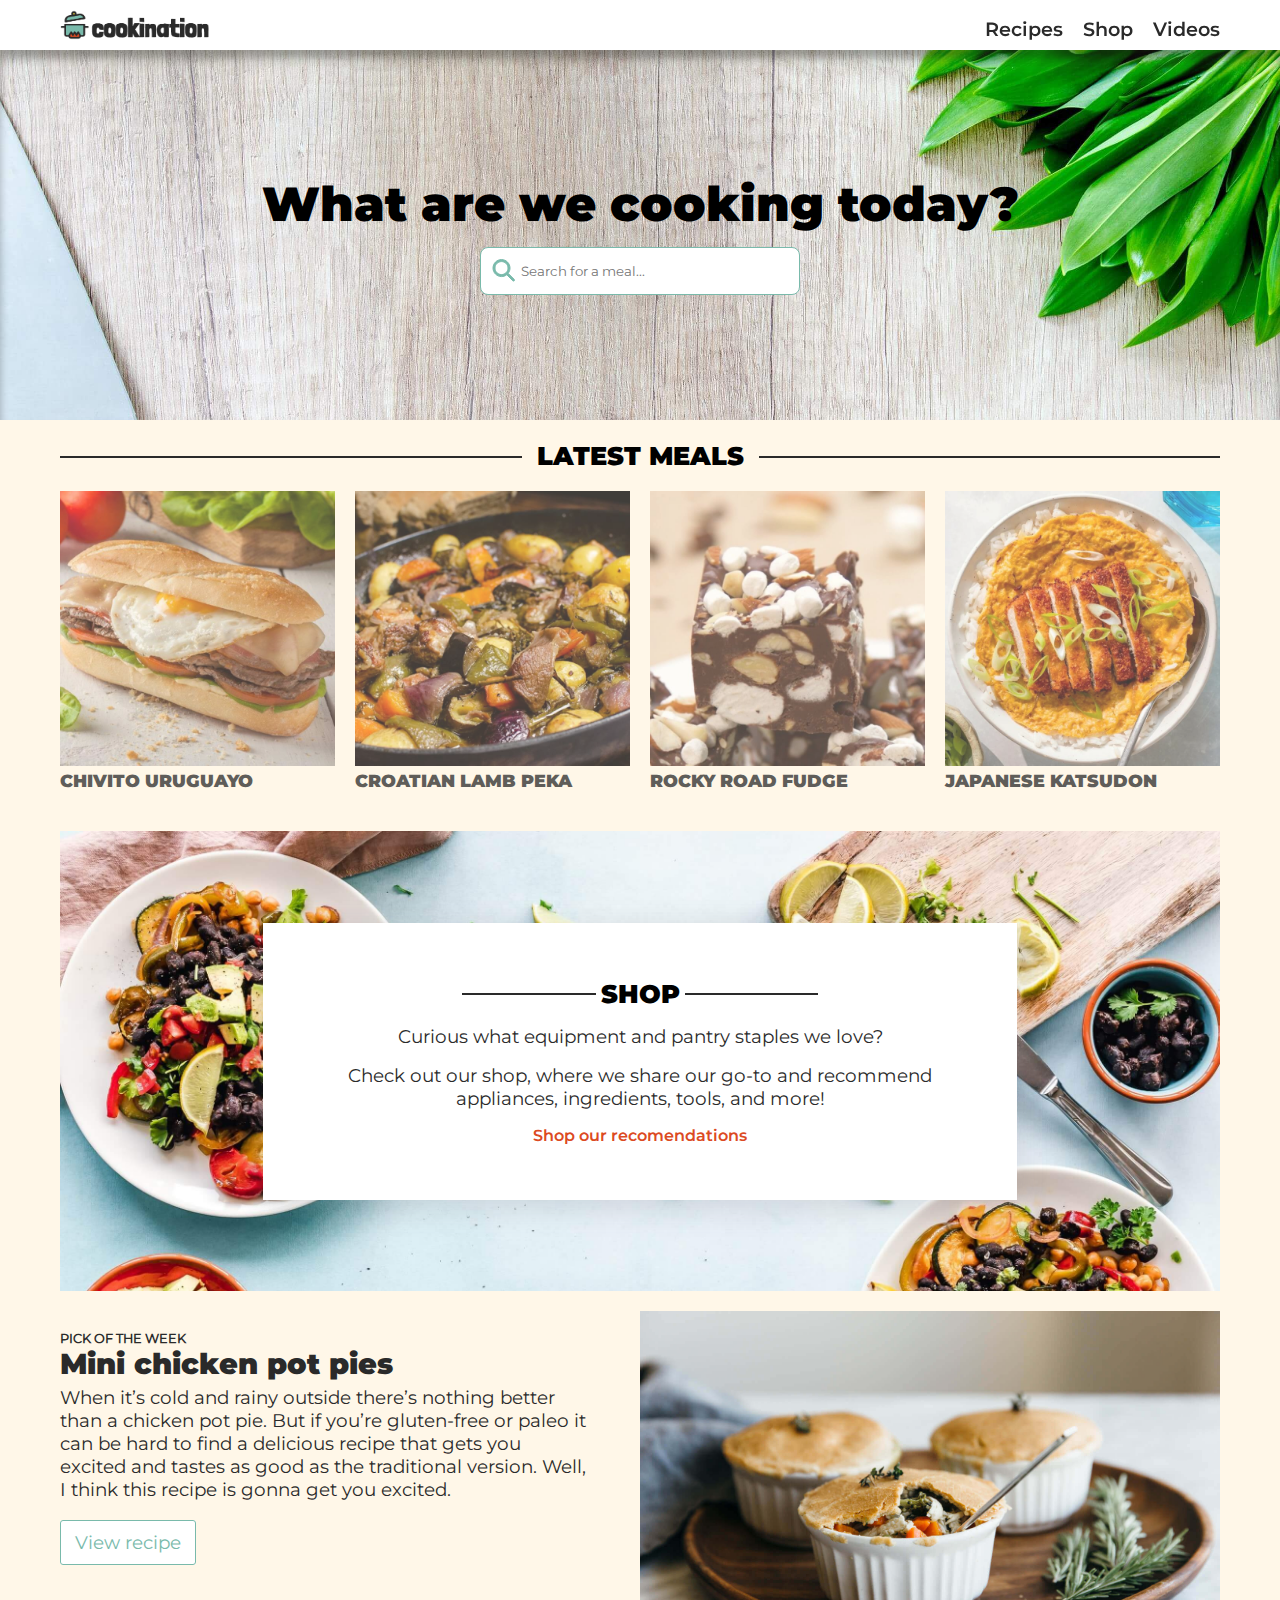
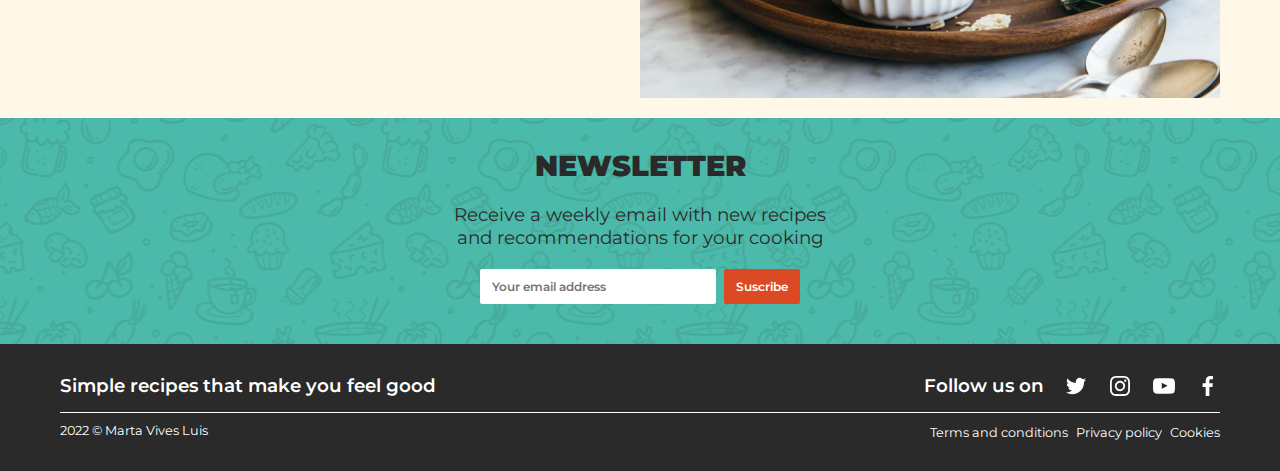
<file: index.html>
<!DOCTYPE html>
<html lang="en-US">

<head>
    <meta charset="utf-8">
    <meta name="viewport" content="width=device-width, initial-scale=1.0">
    <title>Index | COOKINATION</title>
    <meta name="description"
        content="You have entered in amazing world of cookination! Thanks to it you will improve fast your cooking habilities!">
    <link rel="stylesheet" href="css/styles.css">
</head>

<body id="index">
    <header class="header-principal">
        <div class="container">
            <a href="index.html">
                <img src="img/logos/logo.png" class="header-logo" width="150" alt="Logo cooking">
            </a>
            <nav>
                <ul>
                    <li><a href="recipes.html">Recipes</a></li>
                    <li><a href="shop.html">Shop</a></li>
                    <li><a href="videos.html">Videos</a></li>
                </ul>
            </nav>
        </div>
    </header>
    <section class="search">
        <div class="search-container">
            <h1>
                What are we cooking today?
            </h1>
            <div class="input-container">
                <input type="search" name="search" id="search" placeholder="Search for a meal...">
                <svg class="input-icon-search" width="23" height="23" viewBox="0 0 23 23" fill="none"
                    xmlns="http://www.w3.org/2000/svg">
                    <path
                        d="M16.4288 13.9992L16.1834 14.3437L16.4825 14.6428L22.2071 20.3674C22.5976 20.7579 22.5976 21.3911 22.2071 21.7816C21.8166 22.172 21.1834 22.172 20.7929 21.7816L15.0683 16.057L14.7692 15.7579L14.4247 16.0032C13.0354 16.9927 11.3364 17.5745 9.5 17.5745C4.80558 17.5745 1 13.7689 1 9.07446C1 4.38004 4.80558 0.574463 9.5 0.574463C14.1944 0.574463 18 4.38004 18 9.07446C18 10.9108 17.4182 12.6099 16.4288 13.9992ZM9.5 2.57446C5.91015 2.57446 3 5.48461 3 9.07446C3 12.6643 5.91014 15.5745 9.5 15.5745C13.0898 15.5745 16 12.6643 16 9.07446C16 5.48461 13.0898 2.57446 9.5 2.57446Z"
                        fill="#79BAAB" stroke="#79BAAB" />
                </svg>
            </div>
        </div>
    </section>
    <div class="home-container">
        <section class="articles-grid">
            <div class="container-articles-grid">
                <h2>
                    <span><span class="black-bar"> </span>Latest Meals<span class="black-bar"> </span></span>
                </h2>
            </div>
            <div class="container-articles-grid-photos">
                <div class="container-articles-grid-link">
                    <a href="" title="Chivito Uruguayo recipe">
                        <img src="img/meals/chivito.jpg" alt="Logo cooking">
                        <h3>
                            Chivito uruguayo
                        </h3>
                    </a>
                </div>
                <div class="container-articles-grid-link">
                    <a href="" title="Croatian Lamb Peka recipe">
                        <img src="img/meals/lamb-peka.jpg" alt="Logo cooking">
                        <h3>
                            Croatian Lamb Peka
                        </h3>
                    </a>
                </div>
                <div class="container-articles-grid-link">
                    <a href="" title="Rocky Road Fudge recipe">
                        <img src="img/meals/rocky-road.jpg" alt="Logo cooking">
                        <h3>
                            Rocky Road Fudge
                        </h3>
                    </a>
                </div>
                <div class="container-articles-grid-link">
                    <a href="" title="Japanese Katsudon recipe">
                        <img src="img/meals/katsudon.jpg" alt="Logo cooking">
                        <h3>
                            Japanese Katsudon
                        </h3>
                    </a>
                </div>
            </div>
        </section>
        <section class="shop-information">
            <div class="card-shop">
                <h2>
                    <span>
                        Shop
                    </span>
                </h2>
                <p>
                    Curious what equipment and pantry staples we love?
                </p>
                <p>
                    Check out our shop, where we share our go-to and recommend appliances, ingredients, tools, and more!
                </p>
                <a href="shop.html">
                    Shop our recomendations
                </a>
            </div>
        </section>
        <article class="Mini-chicken">
            <div class="mini-chicken-article-info">
                <header>
                    <h4>
                        Pick of the week
                    </h4>
                    <h5>
                        Mini chicken pot pies
                    </h5>
                </header>
                <p class="intro">
                    When it’s cold and rainy outside there’s nothing better than a chicken pot pie. But if you’re
                    gluten-free or paleo it can be hard to find a delicious recipe that gets you excited and tastes as
                    good
                    as the traditional version. Well, I think this recipe is gonna get you excited.
                </p>
                <p>
                    <a class="link-button-appearance" href="https://www.freecodecamp.org/">View recipe</a>
                </p>
            </div>
            <img src="img/pick-week.jpg" alt="Logo cooking" class="article-image">
        </article>
    </div>
    <footer>
        <div class="social-container">
            <div class="text-container">
                <h5>
                    NEWSLETTER
                </h5>
                <p>
                    Receive a weekly email with new recipes and recommendations for your cooking
                </p>
                <form class="newsletter">
                    <input type="text" name="email" id="email" required placeholder="Your email address"
                        pattern="[a-z0-9._%+-]+@[a-z0-9.-]+\.[a-z]{2,4}$">
                    <button type="submit">Suscribe</button>
                </form>
            </div>
        </div>
        <div class="social-media">
            <div class="separator-contents">
                <div class="social-media-links">
                    <p class="bold-paragraph">
                        Simple recipes that make you feel good
                    </p>
                    <div class="social-media-links-icons">
                        <p>
                            Follow us on
                        </p>
                        <ul class="list-images">
                            <li class="twitter"><a href=""><img src="img/icons/twitter.svg" alt="twitter icon"/></a></li>
                            <li class="instagram"><a href=""><img src="img/icons/instagram.svg" alt="instagram icon"/></a></li>
                            <li class="youtube"><a href=""><img src="img/icons/youtube.svg" alt="youtube icon"/></a></li>
                            <li class="facebook"><a href=""><img src="img/icons/facebook.svg" alt="facebook icon"/></a></li>
                        </ul>
                    </div>
                </div>
                <hr>
                <div class="social-media-resources">
                    <p class="student-data">2022 &copy; Marta Vives Luis</p>
                    <ul class="web-links-interest">
                        <li><a href="">Terms and conditions</a></li>
                        <li><a href="">Privacy policy</a></li>
                        <li><a href="">Cookies</a></li>
                    </ul>
                </div>
            </div>
        </div>

    </footer>
</body>



</html>
</file>
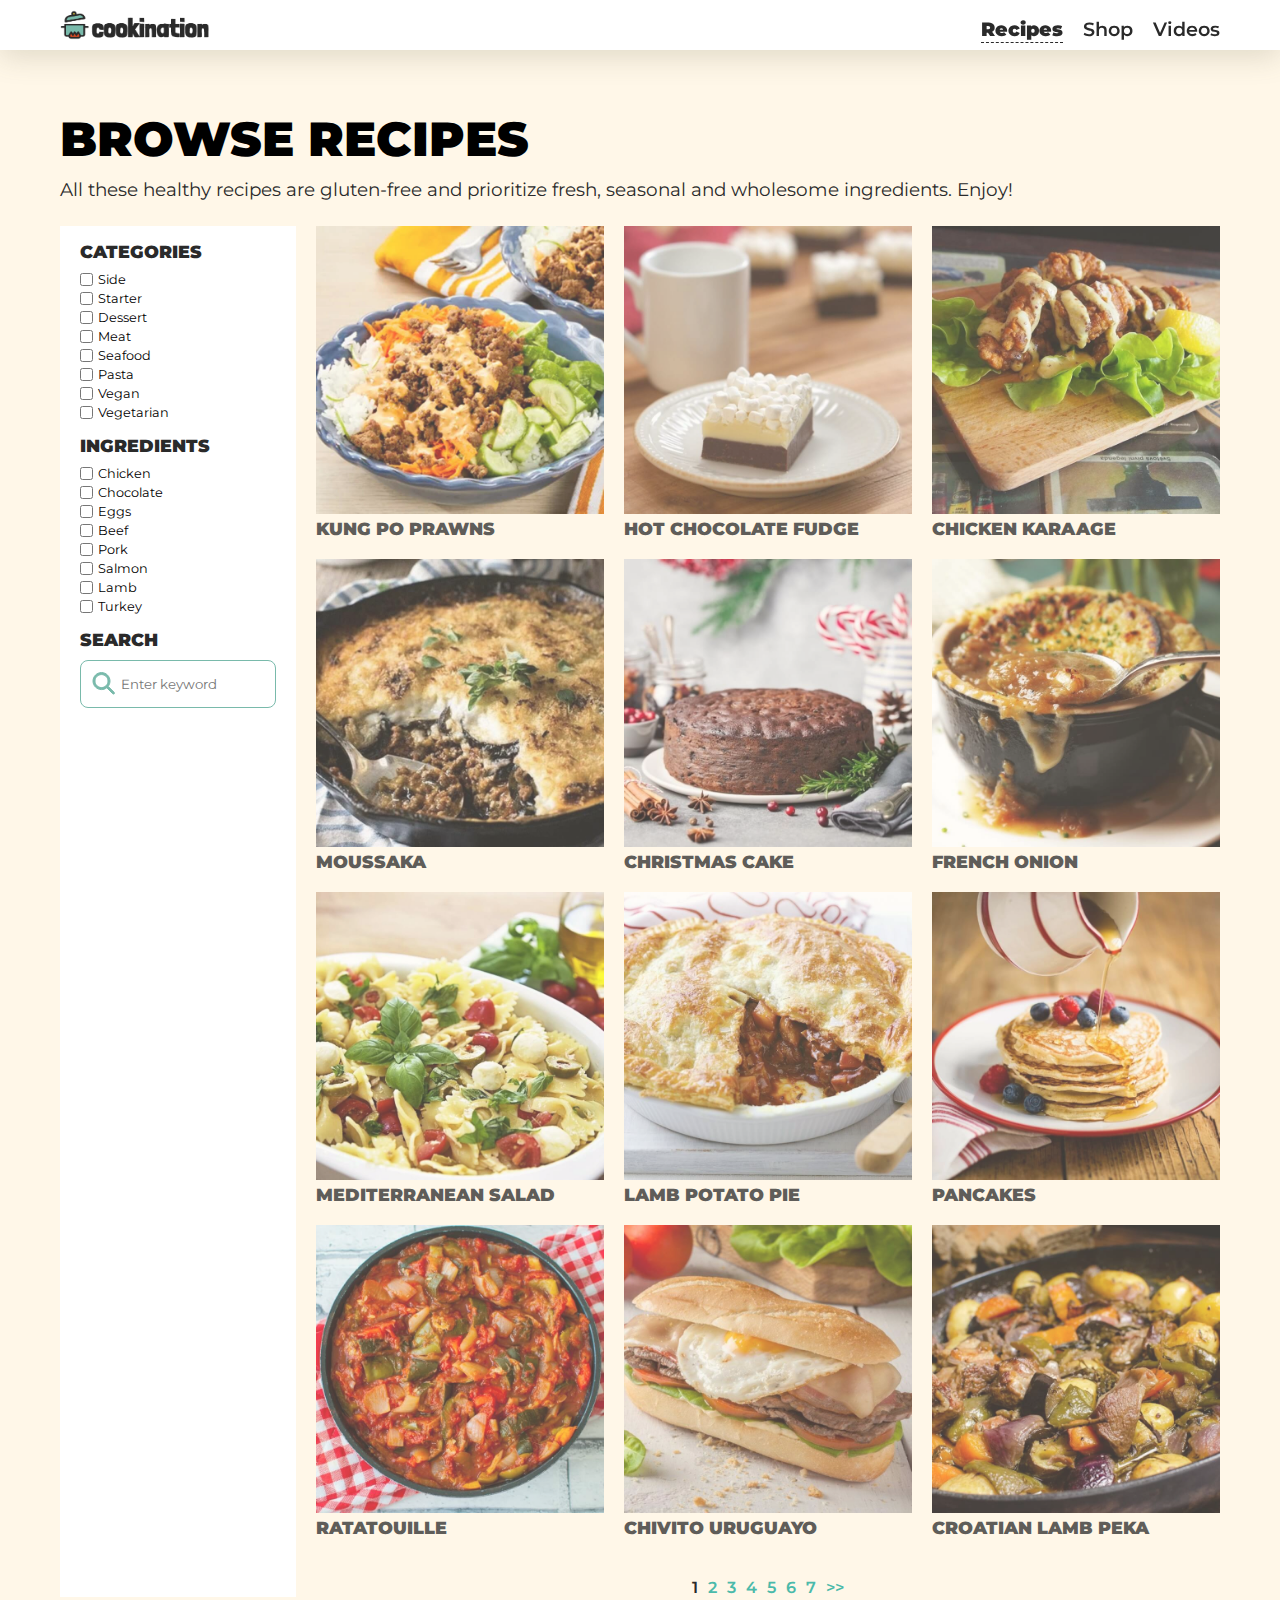
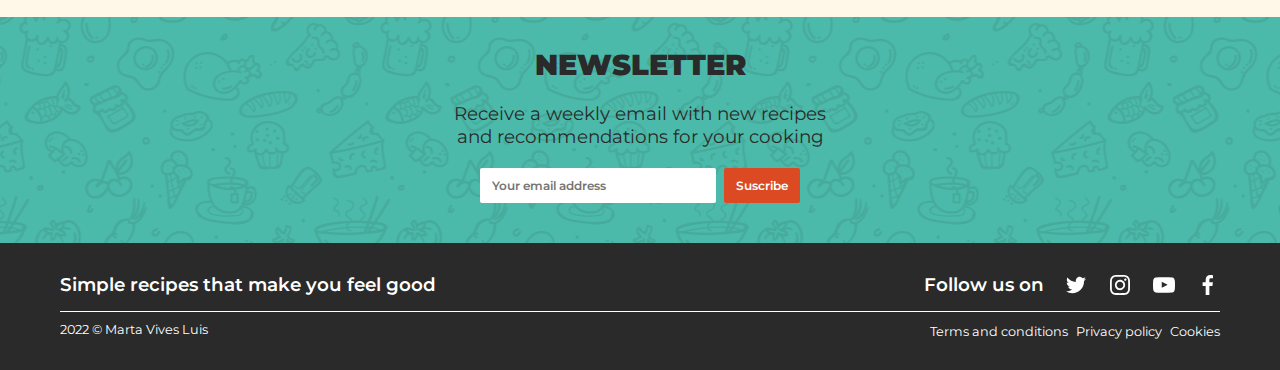
<file: recipes.html>
<!DOCTYPE html>
<html lang="en-US">

<head>
    <meta charset="utf-8">
    <meta name="viewport" content="width=device-width, initial-scale=1.0">
    <title>Recipes | COOKINATION</title>   
    <meta name="description" content="You dont know what to cook? Let me show you the best recipes!">
    <link rel="stylesheet" href="css/styles.css">
</head>

<body id="receipes">
    <header class="header-principal">
        <div class="container">
            <a href="index.html">
                <img src="img/logos/logo.png" class="header-logo" width="150"
                 alt="Logo cooking">
            </a>
            <nav>
                <ul>
                    <li class="selected"><a href="recipes.html">Recipes</a></li>
                    <li><a href="shop.html">Shop</a></li>
                    <li><a href="videos.html">Videos</a></li>
                </ul>
            </nav>
        </div>
    </header>
    <section class="introduction-section">
        <header class="section-header">
            <h1>
                Browse recipes
            </h1>
            <p>
                All these healthy recipes are gluten-free and prioritize fresh, seasonal and wholesome ingredients.
                Enjoy!
            </p>
        </header>
    </section>
    <section class="main-content-container">
        <section class="filters">
            <div class="filter-option1">
                <h3>
                    categories
                </h3>
                <ul class ="filter-option1-list">
                    <li>
                        <input type="checkbox" value="Side" id="side">
                        <label for="side"> Side</label>
                    </li>
                    <li>
                        <input type="checkbox" value="Starter" id="Starter">
                        <label for="Starter"> Starter</label>
                    </li>
                    <li>
                        <input type="checkbox" value="Dessert" id="Dessert">
                        <label for="Dessert"> Dessert</label>
                    </li>
                    <li>
                        <input type="checkbox" value="Meat" id="Meat">
                        <label for="Meat"> Meat</label>
                    </li>
                    <li>
                        <input type="checkbox" value="Seafood" id="Seafood">
                        <label for="Seafood"> Seafood</label>
                    </li>
                    <li>
                        <input type="checkbox" value="Pasta" id="Pasta">
                        <label for="Pasta"> Pasta</label>
                    </li>
                    <li>
                        <input type="checkbox" value="Vegan" id="Vegan">
                        <label for="Vegan"> Vegan</label>
                    </li>
                    <li>
                        <input type="checkbox" value="Vegetarian" id="Vegetarian">
                        <label for="Vegetarian"> Vegetarian</label>
                    </li>
                </ul>
            </div>
            <div class="filter-option2">
                <h3>
                    ingredients
                </h3>
                <ul class ="filter-option1-list">
                    <li>
                        <input type="checkbox" value="Chicken" id="Chicken">
                        <label for="Chicken">Chicken</label>
                    </li>
                    <li>
                        <input type="checkbox" value="Chocolate" id="Chocolate">
                        <label for="Chocolate">Chocolate</label>
                    </li>
                    <li>
                        <input type="checkbox" value="Eggs" id="Eggs">
                        <label for="Eggs">Eggs</label>
                    </li>
                    <li>
                        <input type="checkbox" value="Beef" id="Beef">
                        <label for="Beef"> Beef</label>
                    </li>
                    <li>
                        <input type="checkbox" value="Pork" id="Pork">
                        <label for="Pork"> Pork</label>
                    </li>
                    <li>
                        <input type="checkbox" value="Salmon" id="Salmon">
                        <label for="Salmon"> Salmon</label>
                    </li>
                    <li>
                        <input type="checkbox" value="Lamb" id="Lamb">
                        <label for="Lamb">Lamb</label>
                    </li>
                    <li>
                        <input type="checkbox" value="Turkey" id="Turkey">
                        <label for="Turkey"> Turkey</label>
                    </li>
                </ul>
            </div>
            <div class="search-filter">
                <h3>
                    Search
                </h3>
                <div class="input-container">
                    <input type="search" name="search" id="search" placeholder="Enter keyword">
                    <svg class="input-icon-search" width="23" height="23" viewBox="0 0 23 23" fill="none"
                        xmlns="http://www.w3.org/2000/svg">
                        <path
                            d="M16.4288 13.9992L16.1834 14.3437L16.4825 14.6428L22.2071 20.3674C22.5976 20.7579 22.5976 21.3911 22.2071 21.7816C21.8166 22.172 21.1834 22.172 20.7929 21.7816L15.0683 16.057L14.7692 15.7579L14.4247 16.0032C13.0354 16.9927 11.3364 17.5745 9.5 17.5745C4.80558 17.5745 1 13.7689 1 9.07446C1 4.38004 4.80558 0.574463 9.5 0.574463C14.1944 0.574463 18 4.38004 18 9.07446C18 10.9108 17.4182 12.6099 16.4288 13.9992ZM9.5 2.57446C5.91015 2.57446 3 5.48461 3 9.07446C3 12.6643 5.91014 15.5745 9.5 15.5745C13.0898 15.5745 16 12.6643 16 9.07446C16 5.48461 13.0898 2.57446 9.5 2.57446Z"
                            fill="#79BAAB" stroke="#79BAAB" />
                    </svg>
                </div>
            </div>
        </section>
        <section class="articles-grid">
            <div class="container-articles-grid-photos">
                <article class="container-articles-grid-link">
                    <a href="" title="Kung Po Prawns recipe">
                        <img src="img/meals/beef-bahn.jpg" alt="Kung Po Prawns">
                        <h3>
                            Kung Po Prawns
                        </h3>
                    </a>
                </article>
                <article class="container-articles-grid-link">
                    <a href="" title="Hot Chocolate Fudge recipe">
                        <img src="img/meals/chocolate-fudge.jpg" alt="Hot Chocolate Fudge">
                        <h3>
                            Hot Chocolate Fudge
                        </h3>
                    </a>
                </article>
                <article class="container-articles-grid-link">
                    <a href="" title="Chicken Karaage recipe">
                        <img src="img/meals/chicken-karaage.jpg" alt="Chicken Karaage">
                        <h3>
                            Chicken Karaage
                        </h3>
                    </a>
                </article>
                <article class="container-articles-grid-link">
                    <a href="" title="Moussaka recipe">
                        <img src="img/meals/moussaka.jpg" alt="Moussaka">
                        <h3>
                            Moussaka
                        </h3>
                    </a>
                </article>
                <article class="container-articles-grid-link">
                    <a href="" title="Christmas cake recipe">
                        <img src="img/meals/christmas-cake.jpg" alt="Christmas cake">
                        <h3>
                            Christmas cake
                        </h3>
                    </a>
                </article>
                <article class="container-articles-grid-link">
                    <a href="" title="French onion recipe">
                        <img src="img/meals/french-onion.jpg" alt="French onion">
                        <h3>
                            French onion
                        </h3>
                    </a>
                </article>
                <article class="container-articles-grid-link">
                    <a href="" title="Mediterranean Salad recipe">
                        <img src="img/meals/mediterranean-pasta.jpg" alt="Mediterranean Salad">
                        <h3>
                            Mediterranean Salad
                        </h3>
                    </a>
                </article>
                <article class="container-articles-grid-link">
                    <a href="" title="Lamb Potato Pie recipe">
                        <img src="img/meals/lamb-potato-pie.jpg" alt="Lamb Potato Pie">
                        <h3>
                            Lamb Potato Pie
                        </h3>
                    </a>
                </article>
                <article class="container-articles-grid-link">
                    <a href="" title="Pancakes recipe">
                        <img src="img/meals/pancakes.jpg" alt="Pancakes">
                        <h3>
                            Pancakes
                        </h3>
                    </a>
                </article>
                <article class="container-articles-grid-link">
                    <a href="" title="Ratatouille recipe">
                        <img src="img/meals/ratatouille.jpg" alt="Ratatouille">
                        <h3>
                            Ratatouille
                        </h3>
                    </a>
                </article>
                <article class="container-articles-grid-link">
                    <a href="" title="Chivito Uruguayo recipe">
                        <img src="img/meals/chivito.jpg" alt="Chivito Uruguayo">
                        <h3>
                            Chivito Uruguayo
                        </h3>
                    </a>
                </article>
                <article class="container-articles-grid-link">
                    <a href="" title="Croatian Lamb Peka recipe">
                        <img src="img/meals/lamb-peka.jpg" alt="Croatian Lamb Pika">
                        <h3>
                            Croatian Lamb Peka
                        </h3>
                    </a>
                </article>
            </div>
            <nav class="pagination-nav">
                <ul>              
                <li><a class="pagination-nav-link-selected" href="">1</a></li>
                <li><a class="pagination-nav-link" href="">2</a></li>
                <li><a class="pagination-nav-link" href="">3</a></li>
                <li><a class="pagination-nav-link" href="">4</a></li>
                <li><a class="pagination-nav-link" href="">5</a></li>
                <li><a class="pagination-nav-link" href="">6</a></li>
                <li><a class="pagination-nav-link" href="">7</a></li>
                <li><a class="pagination-nav-link" href="">>></a></li>
            </ul>
            </nav>
        </section>
    </section>
    <footer>
        <div class="social-container">
            <div class="text-container">
                <h5>
                    NEWSLETTER
                </h5>
                <p>
                    Receive a weekly email with new recipes and recommendations for your cooking
                </p>
                <form class="newsletter">
                    <input type="text" name="email" id="email" required placeholder="Your email address" pattern="[a-z0-9._%+-]+@[a-z0-9.-]+\.[a-z]{2,4}$">
                    <button type="submit">Suscribe</button>
                </form>
            </div>
        </div>
        <div class="social-media">
            <div class="separator-contents">
                <div class="social-media-links">
                    <p class="bold-paragraph">
                        Simple recipes that make you feel good
                    </p>
                    <div class="social-media-links-icons">
                        <p>
                            Follow us on
                        </p>
                        <ul class="list-images">
                            <li class="twitter"><a href=""><img src="img/icons/twitter.svg" alt="twitter icon"/></a></li>
                            <li class="instagram"><a href=""><img src="img/icons/instagram.svg" alt="instagram icon"/></a></li>
                            <li class="youtube"><a href=""><img src="img/icons/youtube.svg" alt="youtube icon"/></a></li>
                            <li class="facebook"><a href=""><img src="img/icons/facebook.svg" alt="facebook icon"/></a></li>
                        </ul>
                    </div>
                </div>
                <hr>
                <div class="social-media-resources">
                    <p class="student-data">2022 &copy; Marta Vives Luis</p>
                    <ul class="web-links-interest">
                        <li><a href="">Terms and conditions</a></li>
                        <li><a href="">Privacy policy</a></li>
                        <li><a href="">Cookies</a></li>
                    </ul>
                </div>
            </div>
        </div>
    
    </footer>
</body>

</html>
</file>
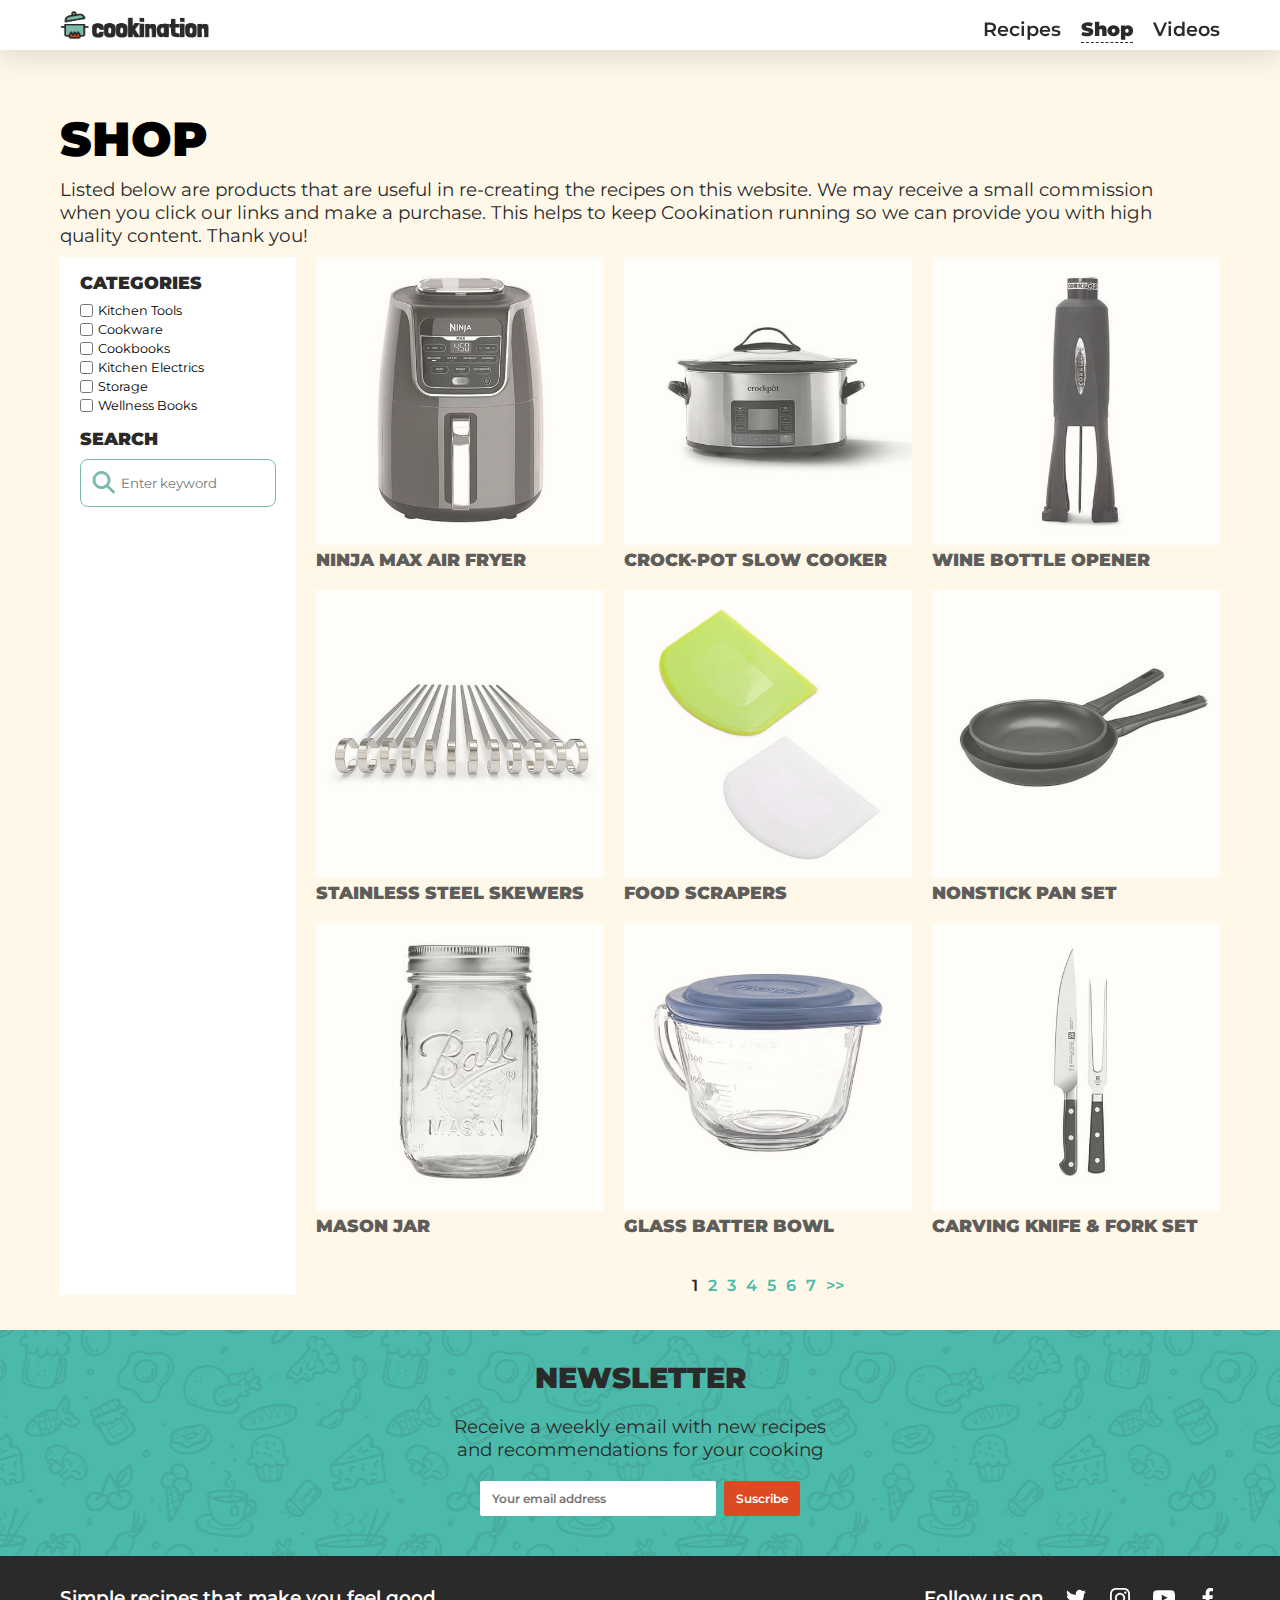
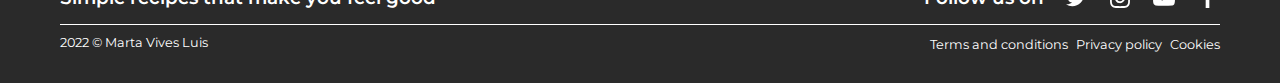
<file: shop.html>
<!DOCTYPE html>
<html lang="en-US">

<head>
    <meta charset="utf-8">
    <meta name="viewport" content="width=device-width, initial-scale=1.0">
    <title>Shop | COOKINATION</title>
    <meta name="description" content="Here you can find all the useful products to prepare all the receipes">
    <link rel="stylesheet" href="css/styles.css">
</head>

<body id="shop">
    <header class="header-principal">
        <div class="container">
            <a href="index.html">
                <img src="img/logos/logo.png" class="header-logo" width="150" alt="Logo cooking">
            </a>
            <nav>
                <ul>
                    <li><a href="recipes.html">Recipes</a></li>
                    <li class="selected"><a href="shop.html">Shop</a></li>
                    <li><a href="videos.html">Videos</a></li>
                </ul>
            </nav>
        </div>
    </header>
    <section class="introduction-section">
        <header class="section-header">
            <h1>
                Shop
            </h1>
            <p>
                Listed below are products that are useful in re-creating the recipes on this website. We may receive a
                small commission when you click our links and make a purchase. This helps to keep Cookination running so
                we can provide you with high quality content. Thank you!
            </p>
        </header>
        <section class="main-content-container">
            <section class="filters">
                <div class="filter-option1">
                    <h3>
                        categories
                    </h3>
                    <ul class="filter-option1-list">
                        <li>
                            <input type="checkbox" value="Kitchen-Tools" id="Kitchen-Tools">
                            <label for="Kitchen-Tools"> Kitchen Tools</label>
                        </li>
                        <li>
                            <input type="checkbox" value="Cookware" id="Cookware">
                            <label for="Cookware"> Cookware</label>
                        </li>
                        <li>
                            <input type="checkbox" value="Cookbooks" id="Cookbooks">
                            <label for="Cookbooks"> Cookbooks</label>
                        </li>
                        <li>
                            <input type="checkbox" value="Kitchen-Electrics" id="Kitchen-Electrics">
                            <label for="Kitchen-Electrics"> Kitchen Electrics</label>
                        </li>
                        <li>
                            <input type="checkbox" value="Storage" id="Storage">
                            <label for="Storage"> Storage</label>
                        </li>
                        <li>
                            <input type="checkbox" value="Wellness-Books" id="Wellness-Books">
                            <label for="Wellness-Books"> Wellness Books</label>
                        </li>

                    </ul>
                </div>
                <div class="search-filter">
                    <h3>
                        Search
                    </h3>
                    <div class="input-container">
                        <input type="search" name="search" id="search" placeholder="Enter keyword">
                        <svg class="input-icon-search" width="23" height="23" viewBox="0 0 23 23" fill="none"
                            xmlns="http://www.w3.org/2000/svg">
                            <path
                                d="M16.4288 13.9992L16.1834 14.3437L16.4825 14.6428L22.2071 20.3674C22.5976 20.7579 22.5976 21.3911 22.2071 21.7816C21.8166 22.172 21.1834 22.172 20.7929 21.7816L15.0683 16.057L14.7692 15.7579L14.4247 16.0032C13.0354 16.9927 11.3364 17.5745 9.5 17.5745C4.80558 17.5745 1 13.7689 1 9.07446C1 4.38004 4.80558 0.574463 9.5 0.574463C14.1944 0.574463 18 4.38004 18 9.07446C18 10.9108 17.4182 12.6099 16.4288 13.9992ZM9.5 2.57446C5.91015 2.57446 3 5.48461 3 9.07446C3 12.6643 5.91014 15.5745 9.5 15.5745C13.0898 15.5745 16 12.6643 16 9.07446C16 5.48461 13.0898 2.57446 9.5 2.57446Z"
                                fill="#79BAAB" stroke="#79BAAB" />
                        </svg>
                    </div>
                </div>
            </section>

            <section class="articles-grid">
                <div class="container-articles-grid-photos">
                    <article class="container-articles-grid-link">
                        <a href="" title="Ninja Max Air Fryer product">
                            <img src="img/shop/airfryer.jpg" alt="Ninja Max Air Fryer">
                            <h3>
                                Ninja Max Air Fryer
                            </h3>
                        </a>
                    </article>
                    <article class="container-articles-grid-link">
                        <a href="" title="Crock-Pot Slow Cooker product">
                            <img src="img/shop/crockpot.jpg" alt="Crock-Pot Slow Cooker">
                            <h3>
                                Crock-Pot Slow Cooker
                            </h3>
                        </a>
                    </article>
                    <article class="container-articles-grid-link">
                        <a href="" title="Wine Bottle Opener product">
                            <img src="img/shop/wineopener.jpg" alt="Wine Bottle Opener">
                            <h3>
                                Wine Bottle Opener
                            </h3>
                        </a>
                    </article>
                    <article class="container-articles-grid-link">
                        <a href="" title="Stainless Steel Skewers product">
                            <img src="img/shop/skewers.jpg" alt="Stainless Steel Skewers">
                            <h3>
                                Stainless Steel Skewers
                            </h3>
                        </a>
                    </article>
                    <article class="container-articles-grid-link">
                        <a href="" title="Food Scrapers product">
                            <img src="img/shop/foodscrapers.jpg" alt="Food Scrapers">
                            <h3>
                                Food Scrapers
                            </h3>
                        </a>
                    </article>
                    <article class="container-articles-grid-link">
                        <a href="" title="Nonstick Pan Set product">
                            <img src="img/shop/pans.jpg" alt="Nonstick Pan Set">
                            <h3>
                                Nonstick Pan Set
                            </h3>
                        </a>
                    </article>
                    <article class="container-articles-grid-link">
                        <a href="" title="Mason Jar product">
                            <img src="img/shop/jar.jpg" alt="Mason Jar">
                            <h3>
                                Mason Jar
                            </h3>
                        </a>
                    </article>
                    <article class="container-articles-grid-link">
                        <a href="" title="Glass Batter Bowl product">
                            <img src="img/shop/bowl.jpg" alt="Glass Batter Bowl">
                            <h3>
                                Glass Batter Bowl
                            </h3>
                        </a>
                    </article>
                    <article class="container-articles-grid-link">
                        <a href="" title="Carving Knife & Fork Set product">
                            <img src="img/shop/knifeandfork.jpg" alt="Carving Knife & Fork Set">
                            <h3>
                                Carving Knife & Fork Set
                            </h3>
                        </a>
                    </article>
                </div>
                <nav class="pagination-nav">
                    <ul>
                        <li><a class="pagination-nav-link-selected" href="">1</a></li>
                        <li><a class="pagination-nav-link" href="">2</a></li>
                        <li><a class="pagination-nav-link" href="">3</a></li>
                        <li><a class="pagination-nav-link" href="">4</a></li>
                        <li><a class="pagination-nav-link" href="">5</a></li>
                        <li><a class="pagination-nav-link" href="">6</a></li>
                        <li><a class="pagination-nav-link" href="">7</a></li>
                        <li><a class="pagination-nav-link" href="">>></a></li>
                    </ul>
                </nav>
            </section>
        </section>
        </section>
        <footer>
            <div class="social-container">
                <div class="text-container">
                    <h5>
                        NEWSLETTER
                    </h5>
                    <p>
                        Receive a weekly email with new recipes and recommendations for your cooking
                    </p>
                    <form class="newsletter">
                        <input type="text" name="email" id="email" required placeholder="Your email address"
                            pattern="[a-z0-9._%+-]+@[a-z0-9.-]+\.[a-z]{2,4}$">
                        <button type="submit">Suscribe</button>
                    </form>
                </div>
            </div>
            <div class="social-media">
                <div class="separator-contents">
                    <div class="social-media-links">
                        <p class="bold-paragraph">
                            Simple recipes that make you feel good
                        </p>
                        <div class="social-media-links-icons">
                            <p>
                                Follow us on
                            </p>
                            <ul class="list-images">
                                <li class="twitter"><a href=""><img src="img/icons/twitter.svg" alt="twitter icon"/></a></li>
                                <li class="instagram"><a href=""><img src="img/icons/instagram.svg" alt="instagram icon"/></a></li>
                                <li class="youtube"><a href=""><img src="img/icons/youtube.svg" alt="youtube icon"/></a></li>
                                <li class="facebook"><a href=""><img src="img/icons/facebook.svg" alt="facebook icon"/></a></li>
                            </ul>
                        </div>
                    </div>
                    <hr>
                    <div class="social-media-resources">
                        <p class="student-data">2022 &copy; Marta Vives Luis</p>
                        <ul class="web-links-interest">
                            <li><a href="">Terms and conditions</a></li>
                            <li><a href="">Privacy policy</a></li>
                            <li><a href="">Cookies</a></li>
                        </ul>
                    </div>
                </div>
            </div>

        </footer>
</body>


</html>
</file>
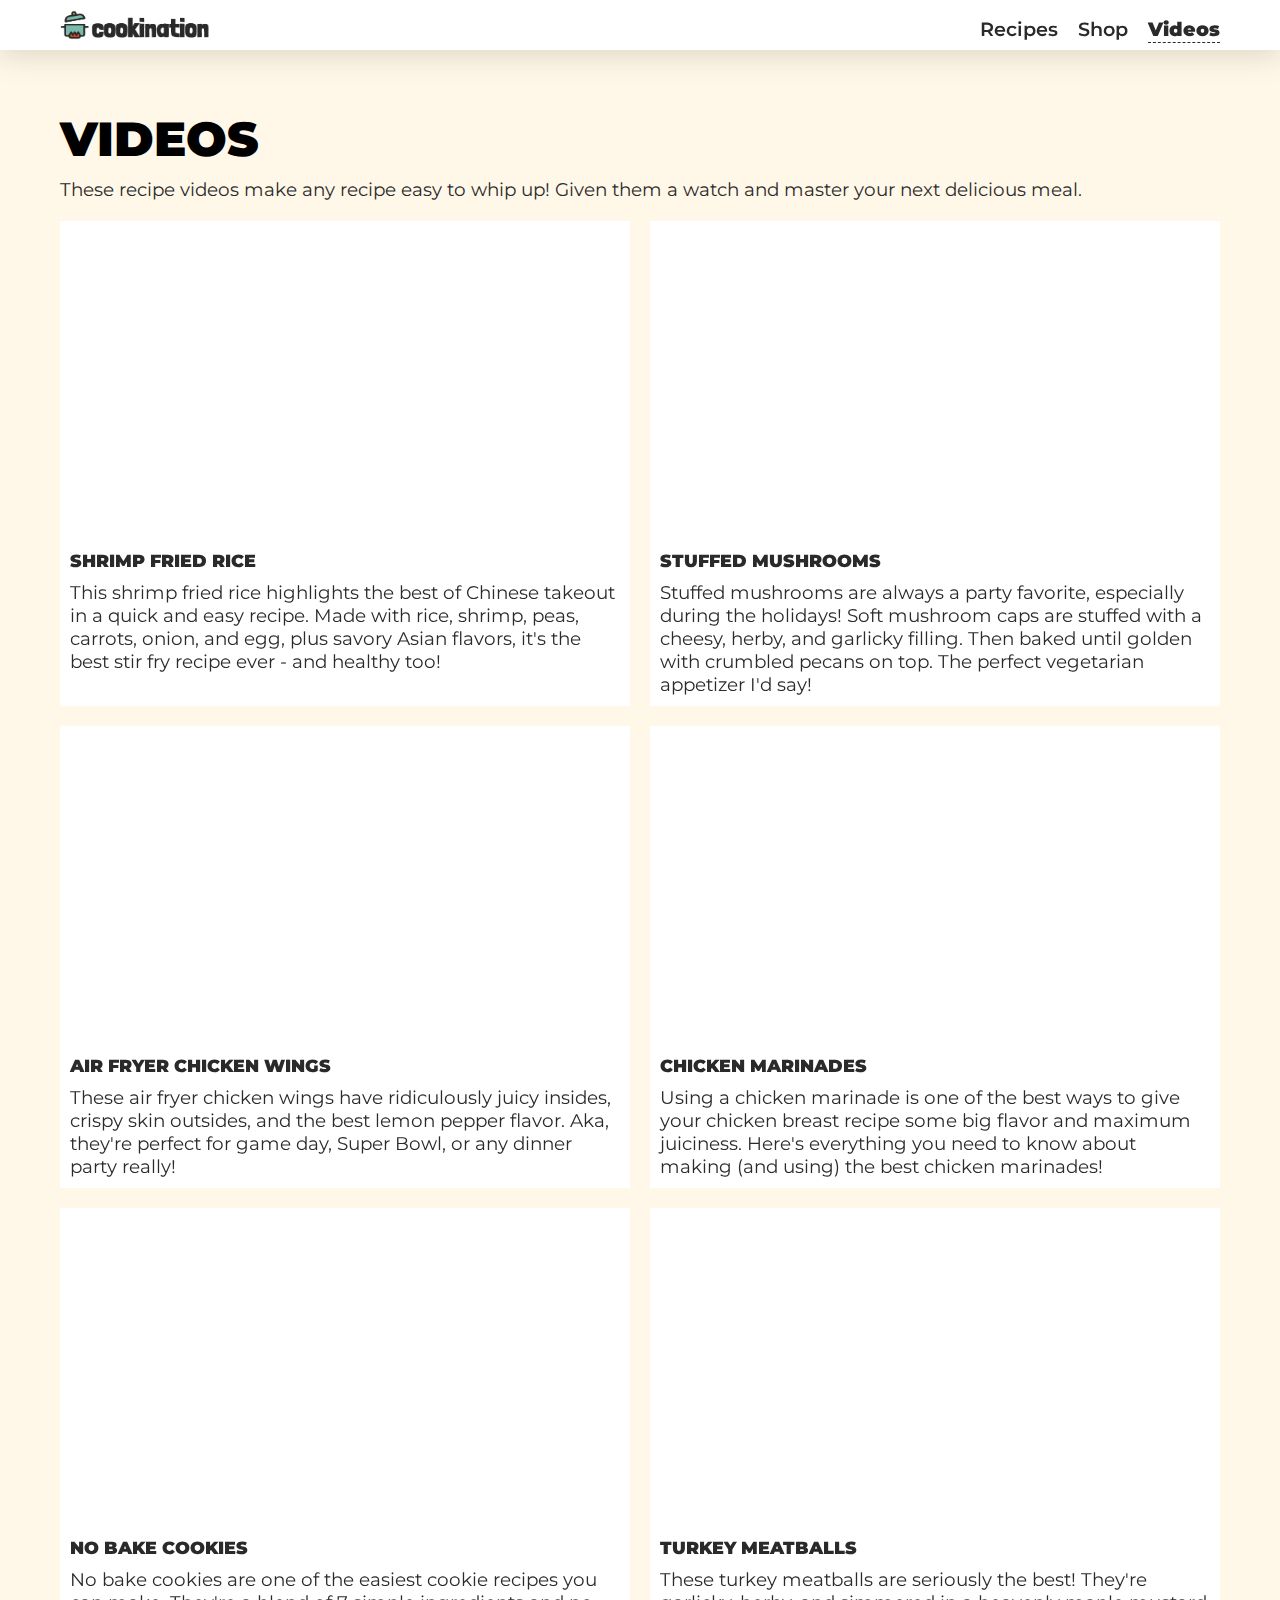
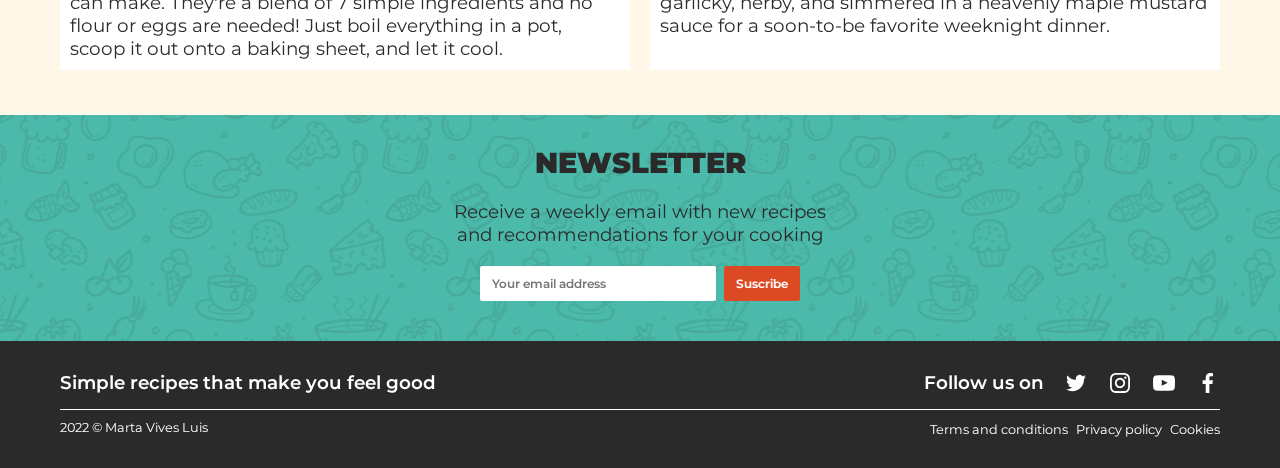
<file: videos.html>
<!DOCTYPE html>
<html lang="en-US">

<head>
    <meta charset="utf-8">
    <meta name="viewport" content="width=device-width, initial-scale=1.0">
    <title>Videos | COOKINATION</title>   
    <meta name="description" content="Watch all the recipes videos and you will see all the details">
    <link rel="stylesheet" href="css/styles.css">
    

</head>

<body id="videos">
    <header class="header-principal">
        <div class="container">
            <a href="index.html">
                <img src="img/logos/logo.png" class="header-logo" width="150"
                alt="Logo cooking">
            </a>
            <nav>
                <ul>
                    <li><a href="recipes.html">Recipes</a></li>
                    <li><a href="shop.html">Shop</a></li>
                    <li class="selected"><a href="videos.html">Videos</a></li>
                </ul>
            </nav>
        </div>
    </header>
    <section class="introduction-section">
        <header class="section-header">
            <h1>
                Videos
            </h1>
            <p>
                These recipe videos make any recipe easy to whip up! Given them a watch and master your next delicious
                meal.
            </p>
        </header>
        <div class="videos-list-cards">
            <article class="video-card">
                <iframe class="video-player" src="https://www.youtube.com/embed/No_ZNOq0axM?showinfo=1"
                    title="YouTube video player" 
                    allow="accelerometer; autoplay; clipboard-write; encrypted-media;" allowfullscreen>
                </iframe>
                <div class="video-description">
                    <h6>
                        Shrimp fried rice
                    </h6>
                    <p>
                        This shrimp fried rice highlights the best of Chinese takeout in a quick and easy recipe. Made
                        with rice, shrimp, peas, carrots, onion, and egg, plus savory Asian flavors, it's the best stir
                        fry recipe ever - and healthy too!
                    </p>
                </div>
            </article>
            <article class="video-card">
                <iframe class="video-player" src="https://www.youtube.com/embed/rVDftilsnSY"
                    title="YouTube video player" 
                    allow="accelerometer; autoplay; clipboard-write; encrypted-media;" allowfullscreen>
                </iframe>
                <div class="video-description">
                    <h6>
                        Stuffed mushrooms
                    </h6>
                    <p>
                        Stuffed mushrooms are always a party favorite, especially during the holidays! Soft mushroom
                        caps are stuffed with a cheesy, herby, and garlicky filling. Then baked until golden with
                        crumbled pecans on top. The perfect vegetarian appetizer I'd say!
                    </p>
                </div>
            </article>
            <article class="video-card">
                <iframe class="video-player" src="https://www.youtube.com/embed/KRVeVAaZhaE"
                    title="YouTube video player" 
                    allow="accelerometer; autoplay; clipboard-write; encrypted-media;" allowfullscreen>
                </iframe>
                <div class="video-description">
                    <h6>
                        Air fryer chicken wings
                    </h6>
                    <p>
                        These air fryer chicken wings have ridiculously juicy insides, crispy skin outsides, and the
                        best lemon pepper flavor. Aka, they're perfect for game day, Super Bowl, or any dinner party
                        really!
                    </p>
                </div>
            </article>
            <article class="video-card">
                <iframe class="video-player" src="https://www.youtube.com/embed/A9D6v9hgYv8"
                    title="YouTube video player" 
                    allow="accelerometer; autoplay; clipboard-write; encrypted-media;" allowfullscreen>
                </iframe>
                <div class="video-description">
                    <h6>
                        Chicken marinades
                    </h6>
                    <p>
                        Using a chicken marinade is one of the best ways to give your chicken breast recipe some big
                        flavor and maximum juiciness. Here's everything you need to know about making (and using) the
                        best chicken marinades!
                    </p>
                </div>
            </article>
            <article class="video-card">
                <iframe class="video-player" src="https://www.youtube.com/embed/aN9oxJHnBrE"
                    title="YouTube video player" 
                    allow="accelerometer; autoplay; clipboard-write; encrypted-media;" allowfullscreen>
                </iframe>
                <div class="video-description">
                    <h6>
                        No bake cookies
                    </h6>
                    <p>
                        No bake cookies are one of the easiest cookie recipes you can make. They're a blend of 7 simple
                        ingredients and no flour or eggs are needed! Just boil everything in a pot, scoop it out onto a
                        baking sheet, and let it cool.
                    </p>
                </div>
            </article>
            <article class="video-card">
                <iframe class="video-player" src="https://www.youtube.com/embed/2YavEuVd5Do"
                    title="YouTube video player" 
                    allow="accelerometer; autoplay; clipboard-write; encrypted-media;" allowfullscreen>
                </iframe>
                <div class="video-description">
                    <h6>
                        Turkey meatballs
                    </h6>
                    <p>
                        These turkey meatballs are seriously the best! They're garlicky, herby, and simmered in a
                        heavenly maple mustard sauce for a soon-to-be favorite weeknight dinner.
                    </p>
                </div>
            </article>
        </div>
    </section>
    <footer>
        <div class="social-container">
            <div class="text-container">
                <h5>
                    NEWSLETTER
                </h5>
                <p>
                    Receive a weekly email with new recipes and recommendations for your cooking
                </p>
                <form class="newsletter">
                    <input type="text" name="email" id="email" required placeholder="Your email address" pattern="[a-z0-9._%+-]+@[a-z0-9.-]+\.[a-z]{2,4}$">
                    <button type="submit">Suscribe</button>
                </form>
            </div>
        </div>
        <div class="social-media">
            <div class="separator-contents">
                <div class="social-media-links">
                    <p class="bold-paragraph">
                        Simple recipes that make you feel good
                    </p>
                    <div class="social-media-links-icons">
                        <p>
                            Follow us on
                        </p>
                        <ul class="list-images">
                            <li class="twitter"><a href=""><img src="img/icons/twitter.svg" alt="twitter icon"/></a></li>
                            <li class="instagram"><a href=""><img src="img/icons/instagram.svg" alt="instagram icon"/></a></li>
                            <li class="youtube"><a href=""><img src="img/icons/youtube.svg" alt="youtube icon"/></a></li>
                            <li class="facebook"><a href=""><img src="img/icons/facebook.svg" alt="facebook icon"/></a></li>
                        </ul>
                    </div>
                </div>
                <hr>
                <div class="social-media-resources">
                    <p class="student-data">2022 &copy; Marta Vives Luis</p>
                    <ul class="web-links-interest">
                        <li><a href="">Terms and conditions</a></li>
                        <li><a href="">Privacy policy</a></li>
                        <li><a href="">Cookies</a></li>
                    </ul>
                </div>
            </div>
        </div>
    
    </footer>
</body>

</html>
</file>
<file: css/styles.css>
/*Fonts*/
@font-face {
  font-family: "Montserrat-400";
  font-style: normal;
  font-weight: 400;
  font-display: swap;
  src: url(../fonts/400.woff2) format("woff2");
  unicode-range: U+0000-00FF, U+0131, U+0152-0153, U+02BB-02BC, U+02C6, U+02DA,
    U+02DC, U+2000-206F, U+2074, U+20AC, U+2122, U+2191, U+2193, U+2212, U+2215,
    U+FEFF, U+FFFD;
}
@font-face {
  font-family: "Montserrat-600";
  font-style: normal;
  font-weight: 600;
  font-display: swap;
  src: url(../fonts/600.woff2) format("woff2");
  unicode-range: U+0000-00FF, U+0131, U+0152-0153, U+02BB-02BC, U+02C6, U+02DA,
    U+02DC, U+2000-206F, U+2074, U+20AC, U+2122, U+2191, U+2193, U+2212, U+2215,
    U+FEFF, U+FFFD;
}
@font-face {
  font-family: "Montserrat-900";
  font-style: normal;
  font-weight: 900;
  font-display: swap;
  src: url(../fonts/900.woff2) format("woff2");
  unicode-range: U+0000-00FF, U+0131, U+0152-0153, U+02BB-02BC, U+02C6, U+02DA,
    U+02DC, U+2000-206F, U+2074, U+20AC, U+2122, U+2191, U+2193, U+2212, U+2215,
    U+FEFF, U+FFFD;
}
/*Main Styles*/
:root {
  --text-color: #2a2a2a;
  --dark-background: #2a2a2a;
  --text-color-dark-background: #ffffff;
  --header-background-color: #ffffff;
  --principal-color: #79baab;
  --news-letter-background: #4bbaaa;
  --principal-color-light: #c5e1db;
  --contrast-color: #dc4a23;
  --contrast-color-light: #eb9781;
  --body-background-color: #fff7e8;
  --principal-color-opacity: rgba(0, 143, 155, 0.4);
}
/*Restart the styles*/
* {
  margin: 0;
  padding: 0;
  list-style: none;
  box-sizing: border-box;
  text-decoration: none;
}
/*******************/
/****GENERAL ONES****/
html {
  height: 100%;
}
body {
  height: 100%;
  background-color: var(--body-background-color);
}
h1 {
  font-size: 3rem;
  text-align: center;
  text-transform: uppercase;
  font-family: Montserrat-900;
}
h2 {
  width: 100%;
  text-align: center;
  position: relative;
  font-size: 1.6rem;
  text-transform: uppercase;
  font-family: Montserrat-900;
}
h2::before {
  border-top: 2px solid var(--text-color);
  content: "";
  position: absolute;
  top: 50%;
  left: 20px;
  right: 20px;
  bottom: 0;
}
h2 span {
  padding: 0 5px;
  position: relative;
  width: 80%;
  margin: 20px auto;
}
h3 {
  font-size: 1.1em;
  font-family: Montserrat-900;
  text-transform: uppercase;
  color: var(--text-color);
}
h4 {
  font-size: 0.8em;
  font-family: Montserrat-400;
  text-transform: uppercase;
  color: var(--text-color);
}
h5 {
  color: var(--text-color);
  font-family: Montserrat-900;
  font-size: 1.8em;
  margin-bottom:5px;
}
h6 {
  font-size: 1.1em;
  font-family: Montserrat-900;
  text-transform: uppercase;
  color: var(--text-color);
}
p {
  font-family: Montserrat-400;
  font-size: 1.15em;
  color:var(--text-color);
}
footer p{
  color:white;
}
iframe{
  border: 0px;
}
/********************************************************************/
/*******************************Header*******************************/
.header-principal {
  background-color: var(--header-background-color);
  top: 0;
  padding-top: 10px;
  padding-bottom: 10px;
  min-width: 220px;
  position: fixed;
  z-index: 100;
  width: 100%;
  height:80px;
}
.header-principal .container {
  display: flex;
  flex-direction: column;
  align-items: center;
}
.header-principal .container nav ul {
  display: flex;
  margin-top: 4px;
}
.header-principal .container nav ul li {
  margin-right: 20px;
}
.header-principal .container nav ul li a {
  color: var(--text-color);
  font-family: Montserrat-600;
  font-size: 1.2rem;
}
.header-principal .container nav ul li a:hover {
  color: var(--principal-color);
  border-bottom-color: var(--principal-color);
}
.header-principal .container nav ul li.selected a {
  border-bottom: 1.4px dashed var(--text-color);
  padding-bottom: 1px;
  font-family: Montserrat-900;
}
.header-principal .container nav ul li.selected a:hover {
  border-bottom-color: var(--principal-color);
}
/********************************************************************/
/*********************STYLES BODY***********************/
.search {
  min-width: 220px;
  margin-top: 80px;
}
.search .search-container {
  background-image: url("../img/knife-bg.jpg");
  background-size: cover;
  background-position: top;
  background-repeat: no-repeat;
  height: 370px;
  display: flex;
  flex-direction: column;
  align-items: center;
  justify-content: center;
  box-shadow: rgb(0 0 0 / 30%) 0px 8px 8px 0px inset;
}
.search .search-container h1 {
  text-align: center;
  text-transform: none;
  margin-bottom: 14px;
  width: 75%;
}
.input-container {
  width: 75%;
  position: relative;
  z-index: 10;
}
.input-container input {
  height: 48px;
  width: 100%;
  border-radius: 8px;
  padding-left: 40px;
  border: 1px solid var(--principal-color);
  font-family: 'Montserrat-400';
}
.input-container .input-icon-search {
  position: absolute;
  left: 12px;
  top: 12px;
}
.main-content-container .filters {
  display: none; /*no aparezca/ocupe espacio*/
  padding-top: 15px;
}
.main-content-container .filters .search-filter , .main-content-container .filters .filter-option1, .main-content-container .filters .filter-option2{
    margin-left:20px;
    margin-right:20px;
    margin-bottom: 15px;

  }
.main-content-container .filters .search-filter h3, .main-content-container .filters .filter-option1 h3, .main-content-container .filters .search-filter h3, .main-content-container .filters .filter-option2 h3{
    margin-bottom: 10px
  }
.main-content-container .filters .input-container {
    width: 100%;
  }
.main-content-container .filters .filter-option1 .filter-option1-list li, .main-content-container .filters .filter-option2 .filter-option1-list li{
    margin-bottom: 4px;
    display: flex;
    align-items: center;
    gap: 5px;
    font-family: Montserrat-400;
    font-size: 0.8em; 
}
#index .articles-grid{
  margin-top:20px;
}
#index .articles-grid .container-articles-grid-photos{
  margin-bottom:20px;
  margin-top:20px;
}
.articles-grid .container-articles-grid {
  width: 100%;
}
.articles-grid .container-articles-grid h2 span {
  background-color: var(--body-background-color);
}
.articles-grid .container-articles-grid-photos {
  display: grid;
  grid-template-columns: repeat(auto-fill, minmax(174px, 1fr));
  grid-auto-rows: minmax(100px, auto);
  padding-left: 20px;
  padding-right: 20px;
  padding-bottom: 20px;
  gap: 20px;
}
.articles-grid .container-articles-grid-photos img {
  max-width: 100%;
  height: auto;
}
.articles-grid .container-articles-grid-photos .container-articles-grid-link {
  opacity: 0.75;
  transition: all 0.25s;
}
.articles-grid .container-articles-grid-photos .container-articles-grid-link:hover {
  transform: scale(1.075);
  opacity: 1;
  
}
.articles-grid .container-articles-grid-photos .container-articles-grid-link h3:hover {
  color: var(--principal-color);
}
.pagination-nav ul{
  margin-top: 20px;
  padding: 0 20px;
  display: flex;
  justify-content: center;
  gap: 10px;
}
.pagination-nav ul li a:hover{
  color:var(--principal-color-light);
}
.pagination-nav-link{
  font-family: Montserrat-600;
  color: var(--news-letter-background);
}
.pagination-nav-link-selected{
  font-family: Montserrat-600;
  color:var(--text-color);
}
.shop-information {
  background-image: url("../img/shop-bg.jpg");
  background-size: cover;
  background-repeat: no-repeat;
  height: 460px;
  display: flex;
  align-items: center;
  justify-content: center;
  min-width: 220px;
  margin-left:20px;
  margin-right:20px;
}
.shop-information .card-shop {
  background-color: var(--header-background-color);
  display: flex;
  flex-direction: column;
  justify-content: center;
  align-items: center;
  width: 90%;
  padding: 45px 55px;
  box-shadow: rgba(100, 100, 111, 0.2) 0px 7px 29px 0px;
  gap:16px;
}
.shop-information .card-shop p {
  text-align: center;  
}
.shop-information .card-shop a {
  color: var(--contrast-color);
  font-family: Montserrat-600;
  text-align: center;
  display: block;
}
.shop-information .card-shop a:hover {
  color: var(--contrast-color-light);
}
.shop-information .card-shop span {
  background-color: var(--header-background-color);
}
.shop-information .card-shop h2::before {
  left: 15%;
  right: 15%;

}
.Mini-chicken {
  margin: 20px;
  margin-bottom: 0;
  background-color: var(--body-background-color);
}
.Mini-chicken .intro {
  margin-bottom: 30px;
}
.Mini-chicken .mini-chicken-article-info{
  margin-bottom:30px;
}
.Mini-chicken .article-image {
  width: 100%;
  height: auto;
}
.Mini-chicken p > .link-button-appearance {
  color: var(--principal-color);
  padding: 10px 14px;
  border: 1px solid var(--principal-color);
  border-radius: 3px;
  background-color: var(--header-background-color);
  font-family: Montserrat-400;
  margin-top: 20px;
  margin-bottom: 20px;
}
.Mini-chicken p > .link-button-appearance:hover{
  color:var(--text-color-dark-background);
  background-color: var(--principal-color);
  border-color: var(--principal-color);
}
/**videos,recipes & shop**/
.introduction-section {
  margin-top: 100px;
  margin-bottom: 15px;
  
}
.introduction-section .section-header {
  display: flex;
  gap: 10px;
  flex-direction: column;
  justify-content: center;
  align-items: center;
  padding: 10px 30px;
  padding-left:20px;
}
.introduction-section .section-header p {
  text-align: center;
} 
.introduction-section .videos-list-cards {
  padding: 10px 20px;
  display: grid;
  gap: 20px;
  display: grid;
  grid-template-columns: 1fr;
  max-width: 1200px;
  margin: auto;
}
.introduction-section .videos-list-cards .video-card {
  background-color: var(--header-background-color);
}
.introduction-section .videos-list-cards .video-card .video-player {
  width: 100%;
  height: 315px;
}
.introduction-section .videos-list-cards .video-card .video-description {
  display: flex;
  gap: 10px;
  flex-direction: column;
  /* justify-content: center; */
  /* align-items:; */
  padding: 10px 10px;
}
/**********************************footer**********************************/
footer {
  min-width: 220px;
  display: flex;
  flex-direction: column;
  color: var(--text-color-dark-background);
}
footer ul li a {
  color: var(--text-color-dark-background);
}
footer .social-container {
  position: relative;
  margin-top: 20px;
  background: var(--news-letter-background);
  display: flex;
  flex-direction: column;
  align-items: center;
  justify-content: center;
}
footer .social-container::before {
  content: "";
  display: block;
  position: absolute;
  left: 0;
  top: 0;
  z-index: 1;
  opacity: 0.1;
  background-image: url("../img/doodle.png");
  background-size: initial;
  background-position: bottom;
  background-repeat: repeat;
  width: 100%;
  height: 100%;
}
footer .social-container .text-container {
  display: flex;
  flex-direction: column;
  align-items: center;
  justify-content: center;
  width: 60%;
  gap: 20px;
  margin: 30px auto 40px auto;
  text-align: center;
  z-index: 50;
  color:var(--text-color);
}
footer .social-container .text-container > h5{
  margin-bottom: 0px
}
footer .social-container .text-container p {
  padding: 0 1px;
  color: var(--text-color)
}
footer .social-container .text-container .newsletter {
  display: flex;
  gap: 8px;
  width: 80%;
}
footer .social-container .text-container .newsletter input {
  width: 80%;
  padding: 10px 12px;
  font-family: Montserrat-600;
  font-size: 0.75em;
  padding-right: 10px;
  border: 0;
  border-radius: 2px;
}
footer .social-container .text-container .newsletter button {
  width: fit-content;
  padding: 10px 12px;
  background-color: var(--contrast-color);
  border-radius: 2px;
  border: 0.5px;
  color: var(--text-color-dark-background);
  font-family: Montserrat-600;
  font-size: 0.75em;
  transition: background-color 500ms;
}
footer .social-container .text-container .newsletter button:hover{
  background-color: var(--contrast-color-light);
  transition: background-color 500ms;
  cursor: pointer;
  box-shadow: rgba(100, 100, 70, 0.8) 0px 4px 10px 0px;;
}
footer .social-media {
  background-color: var(--dark-background);
  color: var(--text-color-dark-background);
}
footer .social-media .separator-contents {
  width: 100%;
  padding: 30px 20px;
  display: flex;
  flex-direction: column;
  align-items: center;
  justify-content: center;
}
footer .social-media .separator-contents .social-media-resources{
    display: flex;
    flex-direction: column;
    align-items: center;
    justify-content: center;
}
footer .social-media .separator-contents .social-media-resources .student-data{
  font-family: Montserrat-400;
  font-size: 0.8em;
}
footer .social-media .separator-contents .social-media-links .social-media-links-icons{
    display: flex;
    flex-direction: column;
    align-items: center;
    justify-content: center;
    gap: 10px;
}
footer .social-media .separator-contents .social-media-links .social-media-links-icons p{
  font-family: Montserrat-400;
}
footer .social-media .separator-contents hr {
  width: 100%;
  height: 1px;
  border: 0;
  border-top: 1px solid var(--text-color-dark-background);
  margin-bottom: 10px;
}
footer .social-media .separator-contents .bold-paragraph {
  margin-bottom: 20px;
  font-family: Montserrat-600;
  text-align: center;
}
footer .social-media .separator-contents .list-images {
  display: flex;
  margin-bottom: 10px;
}
footer .social-media .separator-contents .list-images li:not(.facebook) {
    margin-right: 20px;
}
footer .social-media .separator-contents .list-images li a::before {
  content: "";
  width: 20px;
  height: 20px;
  background-size: 100% 100%;
  background-repeat: no-repeat;
  background-position: 50% 50%;
  position: absolute;
}
.list-images > li.facebook a:hover {
  filter: invert(32%) sepia(20%) saturate(1529%) hue-rotate(182deg) brightness(97%) contrast(93%);
  opacity:0.7;
}
.list-images > li.instagram a:hover{
  filter: brightness(50%) invert(100%) sepia(25%) saturate(5836%) hue-rotate(311deg) brightness(107%) contrast(103%);
  opacity:0.7;
}
.list-images > li.twitter a:hover{
  filter: invert(47%) sepia(87%) saturate(1833%) hue-rotate(163deg) brightness(97%) contrast(104%);
  opacity:0.7;
}
.list-images > li.youtube a:hover {
  filter: invert(40%) sepia(99%) saturate(5548%) hue-rotate(349deg) brightness(98%) contrast(103%);
  opacity:0.7;
}
footer .social-media .separator-contents .web-links-interest {
  margin-top: 20px;
    display: flex;
    justify-content: center;
    align-items: center;
    flex-direction: row;
    flex-wrap: wrap;
    gap: 8px;
}
footer .social-media .separator-contents .web-links-interest li a{
  font-family: Montserrat-400;
  font-size: 0.8em;
  transition: color 500ms;
  
}
footer .social-media .separator-contents .web-links-interest li a:hover{
  color:var(--principal-color);
  transition: color 500ms;
  transform:scale(1.075);
}

  /**************************/
/*Break point mobile screen*/
@media screen and (min-width: 601px) {
  .header-principal {
    box-shadow: rgba(100, 100, 70, 0.2) 0px 7px 29px 0px;
    height:50px;
  }
  .header-principal .container {
    flex-direction: row;
    justify-content: space-between;
    max-width: 1200px;
    margin: 0 auto;
    padding-left: 20px;
  }
  .search {
    margin-top: 50px;
  }
  .input-container {
    width: 25%;
    position: relative;
    z-index: 10;
  }
  .introduction-section .section-header {
    align-items: start;
    max-width: 1200px;
    margin: 0 auto;
    
  }
  .introduction-section .section-header p {
    margin-right: 14px;
  }
  .introduction-section .videos-list-cards {
    grid-template-columns: repeat(2, 1fr);
  }
  .introduction-section .section-header p {
    text-align: left;
  }
  .main-content-container .filters {
    display: block; /*no aparezca/ocupe espacio*/
    background-color: var(--header-background-color);
    width: 25%;
  }
  .main-content-container {
    display: flex;
    flex-direction: row;
    max-width: 1200px;
    margin: 0 auto;
    padding-left:20px;
  }
  .home-container {
    max-width: 1200px;
    margin:0 auto;
  }
  .articles-grid {
    width: 100%;
  }
  .articles-grid .container-articles-grid-photos {
    
    grid-template-columns: repeat(2, minmax(174px, 1fr));
    
  }
  #index .articles-grid .container-articles-grid-photos {
    display: grid;
    grid-template-columns: repeat(4, minmax(80px, 1fr));
    grid-auto-rows: minmax(80px, auto);
    
  }
  .shop-information .card-shop {
    background-color: var(--header-background-color);
    display: flex;
    flex-direction: column;
    justify-content: center;
    align-items: center;
    width: 65%;
    padding: 55px 60px;
    box-shadow: rgba(100, 100, 111, 0.2) 0px 7px 29px 0px;
    gap:16px;
  }
  .shop-information .card-shop h2::before {
    left: 22%;
    right: 22%;
  }
  .Mini-chicken{
    display: flex;
    flex-direction: row;
    gap:50px;
    
  }
  .Mini-chicken .article-image{
    width:50%;
  }
  .Mini-chicken .mini-chicken-article-info{
    display: flex;
    flex-direction: column;
    width:50%;
    margin-top:20px;
  }
  footer .social-container .text-container{
    max-width: 20%;
    min-width: 400px;
  }
  footer .social-media .separator-contents {
    max-width: 1200px;
    margin: 0 auto;
    }
  footer .social-media .separator-contents .web-links-interest {
      margin-top:0;
  }
  footer .social-media .separator-contents .social-media-resources{
    display: flex;
    flex-direction: row;
    align-items: normal;
    justify-content: space-between;
    width:100%
  }
  footer .social-media .separator-contents .bold-paragraph {
    margin-bottom: 0px;
  }
  footer .social-media .separator-contents .social-media-links {
    width: 100%;
    display: flex;
    flex-direction: row;
    align-items: normal;
    justify-content: space-between; 
  }
  footer .social-media .separator-contents .social-media-links .social-media-links-icons {
    display: flex;
    flex-direction: row;
    align-items: normal;
    gap: 20px;
  }
  footer .social-media .separator-contents .social-media-links .social-media-links-icons p{
    font-family: Montserrat-600;
  }
}
/*Break point of content grid*/
@media screen and (min-width: 801px) {
  .articles-grid .container-articles-grid-photos {
    
    grid-template-columns: repeat(3, minmax(174px, 1fr));
    
  }
}
/*Break point for the littlest screens*/
@media screen and (max-width: 360px) {
  .shop-information .card-shop {
    padding: 6px 6px;
    box-shadow: rgba(100, 100, 111, 0.2) 0px 7px 29px 0px;
  }
  footer .social-container .text-container .newsletter{
    display: flex;
    align-items: center;
    flex-direction: column;
    width: 100%;
  }
  footer .social-container .text-container .newsletter button{
    
    width: 80%;
  }
}
</file>
